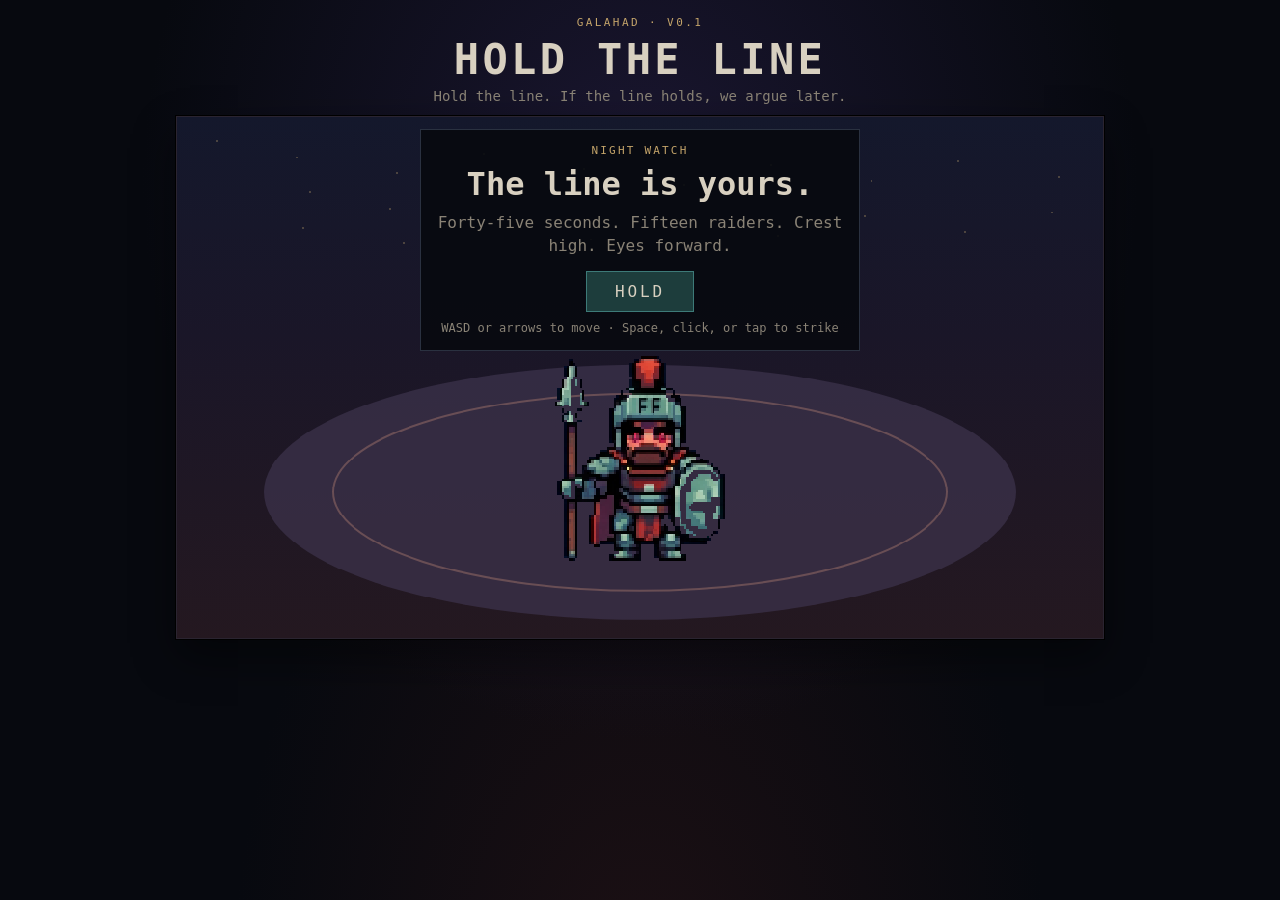
<file: index.html>
<!DOCTYPE html>
<html lang="en">
  <head>
    <meta charset="utf-8" />
    <meta name="viewport" content="width=device-width, initial-scale=1, viewport-fit=cover" />
    <title>Hold the Line — Galahad</title>
    <meta name="description" content="Hold the line. If the line holds, we argue later." />
    <link rel="icon" href="assets/roman_legionary/frames_96/idle_front.png" type="image/png" />
    <link rel="stylesheet" href="css/game.css" />
  </head>
  <body>
    <div id="app">
      <header class="mast">
        <p class="eyebrow">Galahad · v0.1</p>
        <h1>Hold the Line</h1>
        <p class="pitch">Hold the line. If the line holds, we argue later.</p>
      </header>

      <div id="stage">
        <canvas id="game" width="960" height="540" aria-label="Hold the Line arena"></canvas>

        <div id="hud" hidden>
          <div class="hud-block">
            <span class="label">Time</span>
            <span id="hud-time">0:45</span>
          </div>
          <div class="hud-block">
            <span class="label">Crest</span>
            <span id="hud-hp" aria-label="Hit points"></span>
          </div>
          <div class="hud-block">
            <span class="label">Down</span>
            <span id="hud-kills">0</span>
          </div>
        </div>

        <div id="overlay" class="panel">
          <p class="panel-kicker" id="overlay-kicker">Night watch</p>
          <h2 id="overlay-title">The line is yours.</h2>
          <p class="panel-body" id="overlay-body">
            Forty-five seconds. Fifteen raiders. Crest high. Eyes forward.
          </p>
          <p class="panel-score" id="overlay-score" hidden></p>
          <button type="button" id="start-btn">Hold</button>
          <p class="controls-hint">
            WASD or arrows to move · Space, click, or tap to strike
          </p>
        </div>
      </div>

      <div id="pad" hidden>
        <div class="dpad" aria-label="Move">
          <button type="button" data-dir="up" aria-label="Up">▲</button>
          <div class="dpad-mid">
            <button type="button" data-dir="left" aria-label="Left">◀</button>
            <button type="button" data-dir="right" aria-label="Right">▶</button>
          </div>
          <button type="button" data-dir="down" aria-label="Down">▼</button>
        </div>
        <button type="button" id="atk-btn" aria-label="Strike">Strike</button>
      </div>
    </div>
    <script type="module" src="js/game.js"></script>
  </body>
</html>
</file>
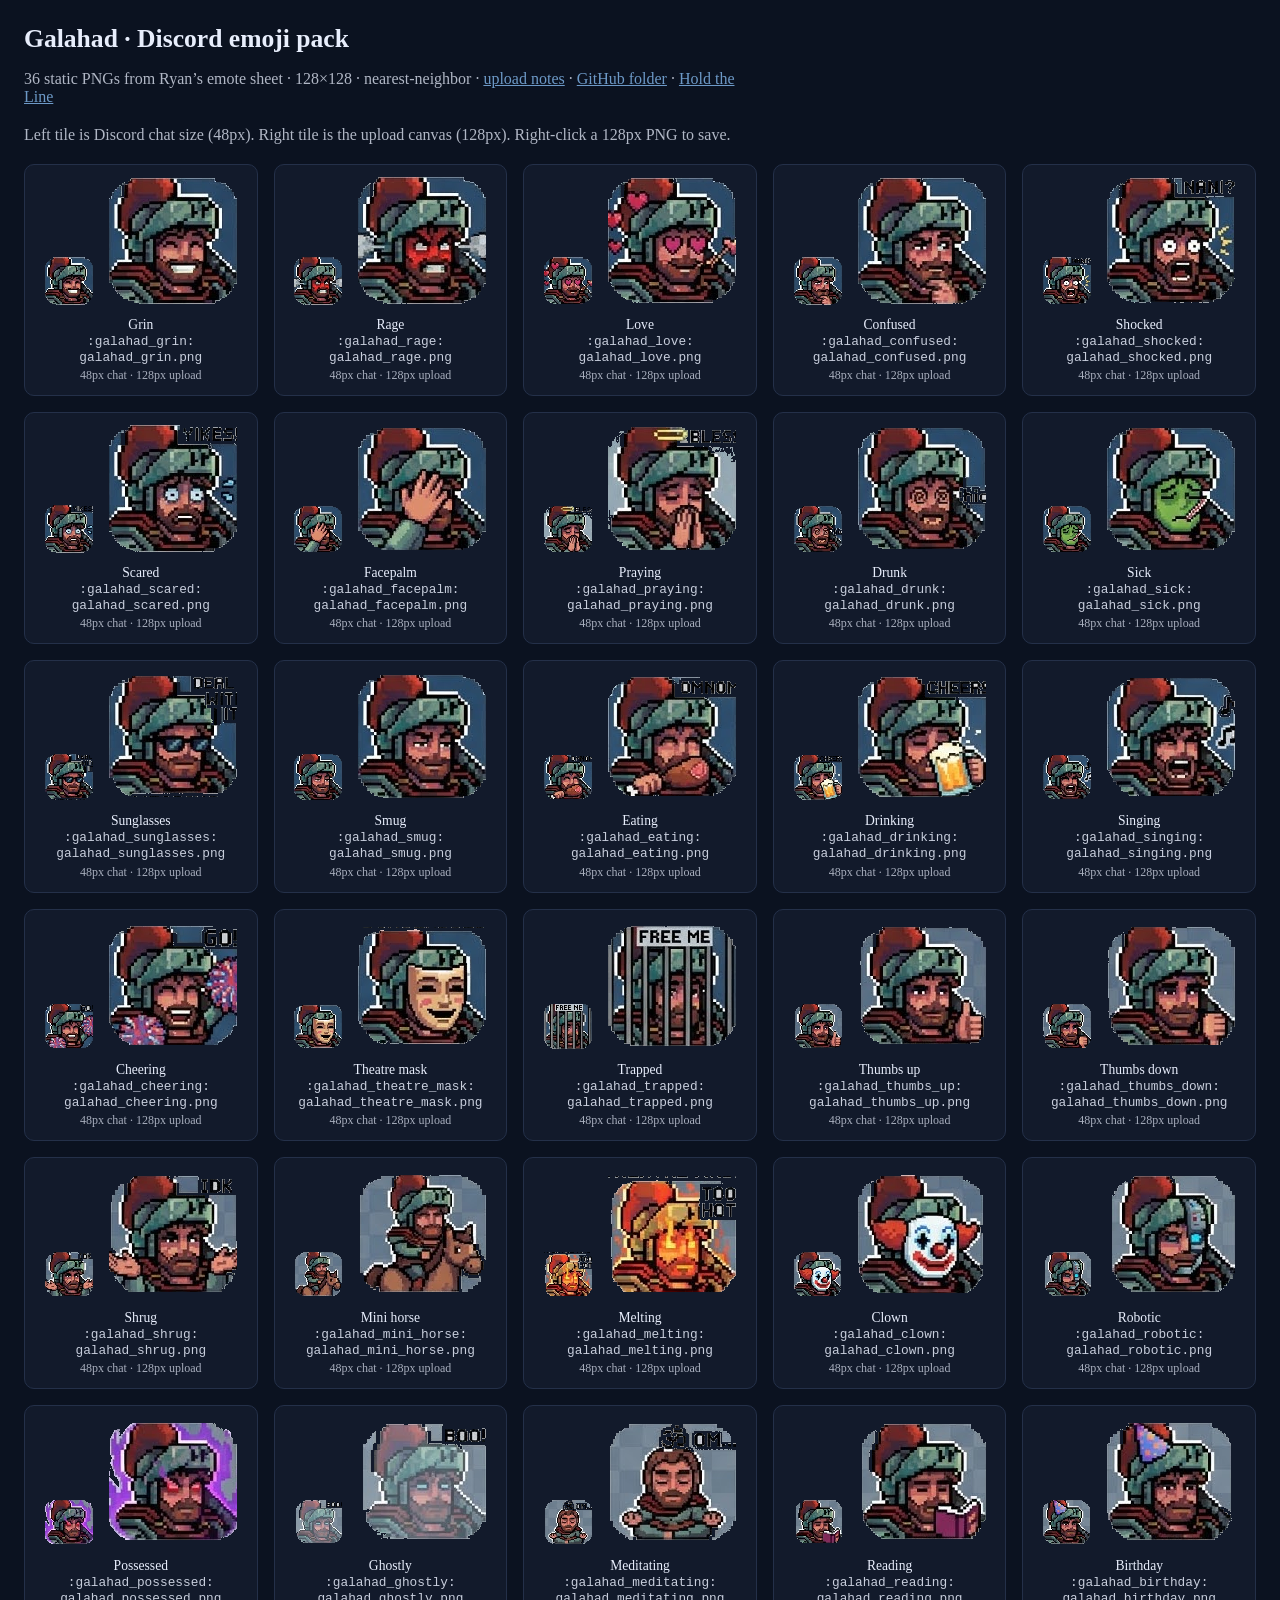
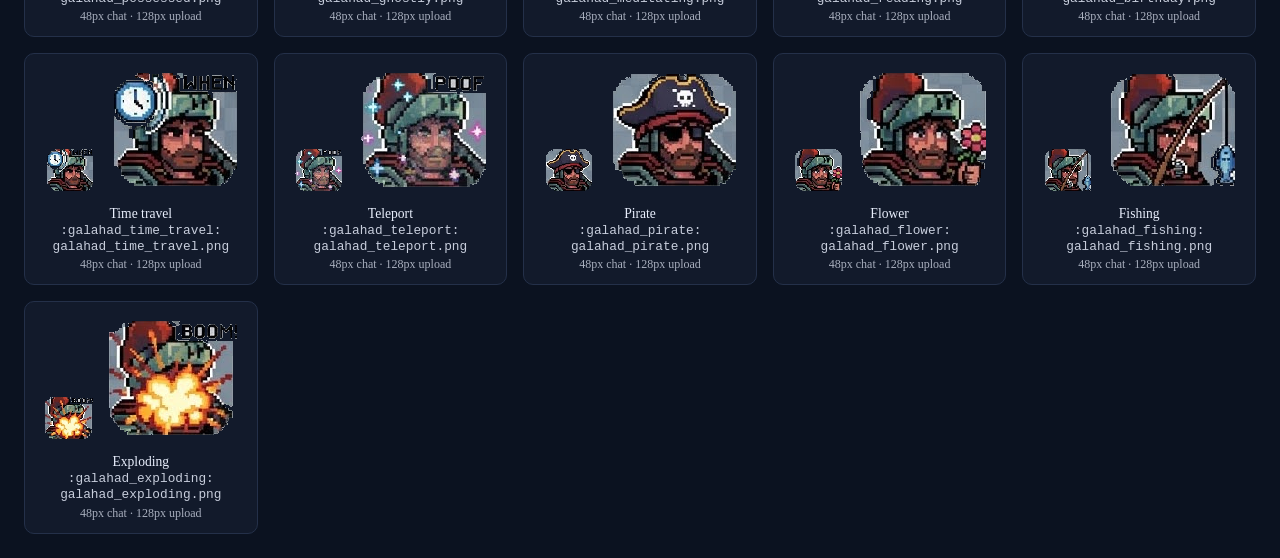
<file: assets/discord-emojis/index.html>
<!DOCTYPE html>
<html lang="en">
<head>
  <meta charset="utf-8" />
  <meta name="viewport" content="width=device-width, initial-scale=1" />
  <title>Galahad Discord emojis</title>
  <style>
    :root { color-scheme: dark; }
    body {
      margin: 0;
      font-family: Georgia, "Times New Roman", serif;
      background: #0b1220;
      color: #e8eefc;
      padding: 1.5rem;
    }
    h1 { font-size: 1.6rem; margin: 0 0 0.25rem; }
    .sub { opacity: 0.75; margin-bottom: 1.25rem; max-width: 46rem; }
    .grid {
      display: grid;
      grid-template-columns: repeat(auto-fill, minmax(200px, 1fr));
      gap: 1rem;
    }
    figure {
      margin: 0;
      background: #121a2b;
      border: 1px solid #243049;
      border-radius: 10px;
      padding: 0.75rem;
      text-align: center;
    }
    .views {
      display: flex;
      align-items: flex-end;
      justify-content: center;
      gap: 1rem;
      min-height: 128px;
    }
    img { image-rendering: pixelated; image-rendering: crisp-edges; }
    .chat { width: 48px; height: 48px; }
    .full { width: 128px; height: 128px; }
    figcaption { margin-top: 0.5rem; font-size: 0.85rem; }
    .sizes { font-size: 0.75rem; opacity: 0.7; margin-top: 0.2rem; }
    a { color: #8ec7ff; }
    code { font-size: 0.8rem; opacity: 0.85; }
  </style>
</head>
<body>
  <h1>Galahad · Discord emoji pack</h1>
  <p class="sub">
    36 static PNGs from Ryan’s emote sheet · 128×128 · nearest-neighbor ·
    <a href="README.md">upload notes</a> ·
    <a href="https://github.com/Animayer/Galahad/tree/main/assets/discord-emojis">GitHub folder</a> ·
    <a href="../../">Hold the Line</a>
  </p>
  <p class="sub">Left tile is Discord chat size (48px). Right tile is the upload canvas (128px). Right-click a 128px PNG to save.</p>
  <div class="grid" id="grid"></div>
  <script>
    const beats = [
      ["galahad_grin.png", "Grin", ":galahad_grin:"],
      ["galahad_rage.png", "Rage", ":galahad_rage:"],
      ["galahad_love.png", "Love", ":galahad_love:"],
      ["galahad_confused.png", "Confused", ":galahad_confused:"],
      ["galahad_shocked.png", "Shocked", ":galahad_shocked:"],
      ["galahad_scared.png", "Scared", ":galahad_scared:"],
      ["galahad_facepalm.png", "Facepalm", ":galahad_facepalm:"],
      ["galahad_praying.png", "Praying", ":galahad_praying:"],
      ["galahad_drunk.png", "Drunk", ":galahad_drunk:"],
      ["galahad_sick.png", "Sick", ":galahad_sick:"],
      ["galahad_sunglasses.png", "Sunglasses", ":galahad_sunglasses:"],
      ["galahad_smug.png", "Smug", ":galahad_smug:"],
      ["galahad_eating.png", "Eating", ":galahad_eating:"],
      ["galahad_drinking.png", "Drinking", ":galahad_drinking:"],
      ["galahad_singing.png", "Singing", ":galahad_singing:"],
      ["galahad_cheering.png", "Cheering", ":galahad_cheering:"],
      ["galahad_theatre_mask.png", "Theatre mask", ":galahad_theatre_mask:"],
      ["galahad_trapped.png", "Trapped", ":galahad_trapped:"],
      ["galahad_thumbs_up.png", "Thumbs up", ":galahad_thumbs_up:"],
      ["galahad_thumbs_down.png", "Thumbs down", ":galahad_thumbs_down:"],
      ["galahad_shrug.png", "Shrug", ":galahad_shrug:"],
      ["galahad_mini_horse.png", "Mini horse", ":galahad_mini_horse:"],
      ["galahad_melting.png", "Melting", ":galahad_melting:"],
      ["galahad_clown.png", "Clown", ":galahad_clown:"],
      ["galahad_robotic.png", "Robotic", ":galahad_robotic:"],
      ["galahad_possessed.png", "Possessed", ":galahad_possessed:"],
      ["galahad_ghostly.png", "Ghostly", ":galahad_ghostly:"],
      ["galahad_meditating.png", "Meditating", ":galahad_meditating:"],
      ["galahad_reading.png", "Reading", ":galahad_reading:"],
      ["galahad_birthday.png", "Birthday", ":galahad_birthday:"],
      ["galahad_time_travel.png", "Time travel", ":galahad_time_travel:"],
      ["galahad_teleport.png", "Teleport", ":galahad_teleport:"],
      ["galahad_pirate.png", "Pirate", ":galahad_pirate:"],
      ["galahad_flower.png", "Flower", ":galahad_flower:"],
      ["galahad_fishing.png", "Fishing", ":galahad_fishing:"],
      ["galahad_exploding.png", "Exploding", ":galahad_exploding:"],
    ];
    const grid = document.getElementById("grid");
    for (const [file, label, shortcode] of beats) {
      const fig = document.createElement("figure");
      fig.innerHTML = `
        <div class="views">
          <a href="${file}"><img class="chat" src="${file}" alt="${label} at 48px" width="48" height="48" /></a>
          <a href="${file}"><img class="full" src="${file}" alt="${label}" width="128" height="128" /></a>
        </div>
        <figcaption>${label}<br /><code>${shortcode}</code><br /><code>${file}</code></figcaption>
        <div class="sizes">48px chat · 128px upload</div>`;
      grid.appendChild(fig);
    }
  </script>
</body>
</html>
</file>
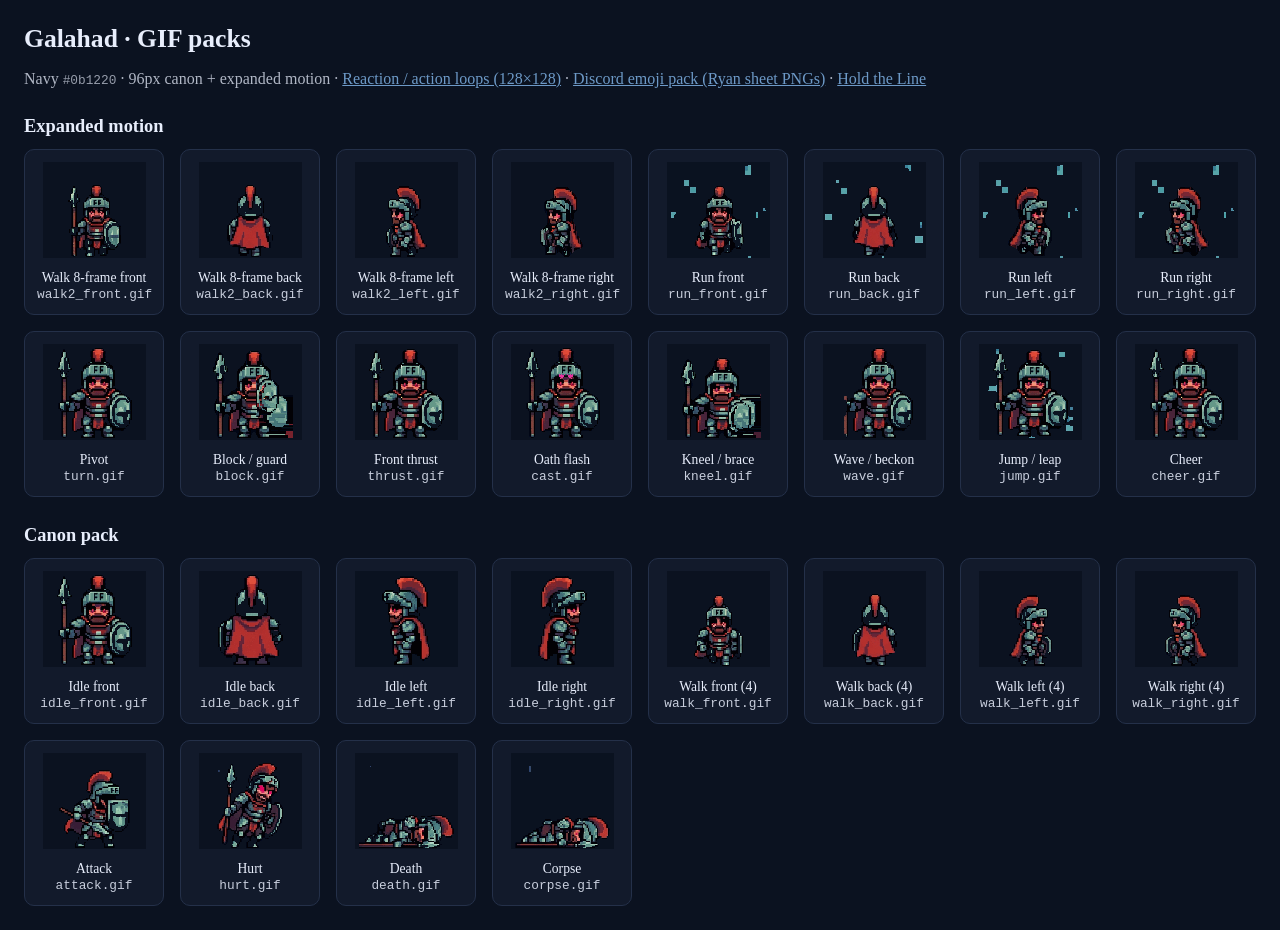
<file: assets/gifs/index.html>
<!DOCTYPE html>
<html lang="en">
<head>
  <meta charset="utf-8" />
  <meta name="viewport" content="width=device-width, initial-scale=1" />
  <title>Galahad GIF packs</title>
  <style>
    :root { color-scheme: dark; }
    body {
      margin: 0; font-family: Georgia, "Times New Roman", serif;
      background: #0b1220; color: #e8eefc; padding: 1.5rem;
    }
    h1 { font-size: 1.6rem; margin: 0 0 0.25rem; }
    h2 { font-size: 1.15rem; margin: 1.75rem 0 0.75rem; }
    .sub { opacity: 0.75; margin-bottom: 1.25rem; }
    .grid {
      display: grid;
      grid-template-columns: repeat(auto-fill, minmax(140px, 1fr));
      gap: 1rem;
    }
    figure {
      margin: 0; background: #121a2b; border: 1px solid #243049;
      border-radius: 10px; padding: 0.75rem; text-align: center;
    }
    img { image-rendering: pixelated; image-rendering: crisp-edges; }
    figcaption { margin-top: 0.5rem; font-size: 0.85rem; }
    a { color: #8ec7ff; }
    code { font-size: 0.8rem; opacity: 0.85; }
  </style>
</head>
<body>
  <h1>Galahad · GIF packs</h1>
  <p class="sub">
    Navy <code>#0b1220</code> · 96px canon + expanded motion ·
    <a href="reactions/">Reaction / action loops (128×128)</a> ·
    <a href="../discord-emojis/">Discord emoji pack (Ryan sheet PNGs)</a> ·
    <a href="../../">Hold the Line</a>
  </p>

  <h2>Expanded motion</h2>
  <div class="grid" id="expanded"></div>
  <h2>Canon pack</h2>
  <div class="grid" id="canon"></div>
  <script>
    const expanded = [
      ["walk2_front.gif", "Walk 8-frame front"],
      ["walk2_back.gif", "Walk 8-frame back"],
      ["walk2_left.gif", "Walk 8-frame left"],
      ["walk2_right.gif", "Walk 8-frame right"],
      ["run_front.gif", "Run front"],
      ["run_back.gif", "Run back"],
      ["run_left.gif", "Run left"],
      ["run_right.gif", "Run right"],
      ["turn.gif", "Pivot"],
      ["block.gif", "Block / guard"],
      ["thrust.gif", "Front thrust"],
      ["cast.gif", "Oath flash"],
      ["kneel.gif", "Kneel / brace"],
      ["wave.gif", "Wave / beckon"],
      ["jump.gif", "Jump / leap"],
      ["cheer.gif", "Cheer"],
    ];
    const canon = [
      ["idle_front.gif", "Idle front"],
      ["idle_back.gif", "Idle back"],
      ["idle_left.gif", "Idle left"],
      ["idle_right.gif", "Idle right"],
      ["walk_front.gif", "Walk front (4)"],
      ["walk_back.gif", "Walk back (4)"],
      ["walk_left.gif", "Walk left (4)"],
      ["walk_right.gif", "Walk right (4)"],
      ["attack.gif", "Attack"],
      ["hurt.gif", "Hurt"],
      ["death.gif", "Death"],
      ["corpse.gif", "Corpse"],
    ];
    function fill(id, items) {
      const grid = document.getElementById(id);
      for (const [file, label] of items) {
        const fig = document.createElement("figure");
        fig.innerHTML = `<a href="${file}"><img src="${file}" alt="${label}" width="103" height="96" /></a>
          <figcaption>${label}<br /><code>${file}</code></figcaption>`;
        grid.appendChild(fig);
      }
    }
    fill("expanded", expanded);
    fill("canon", canon);
  </script>
</body>
</html>
</file>
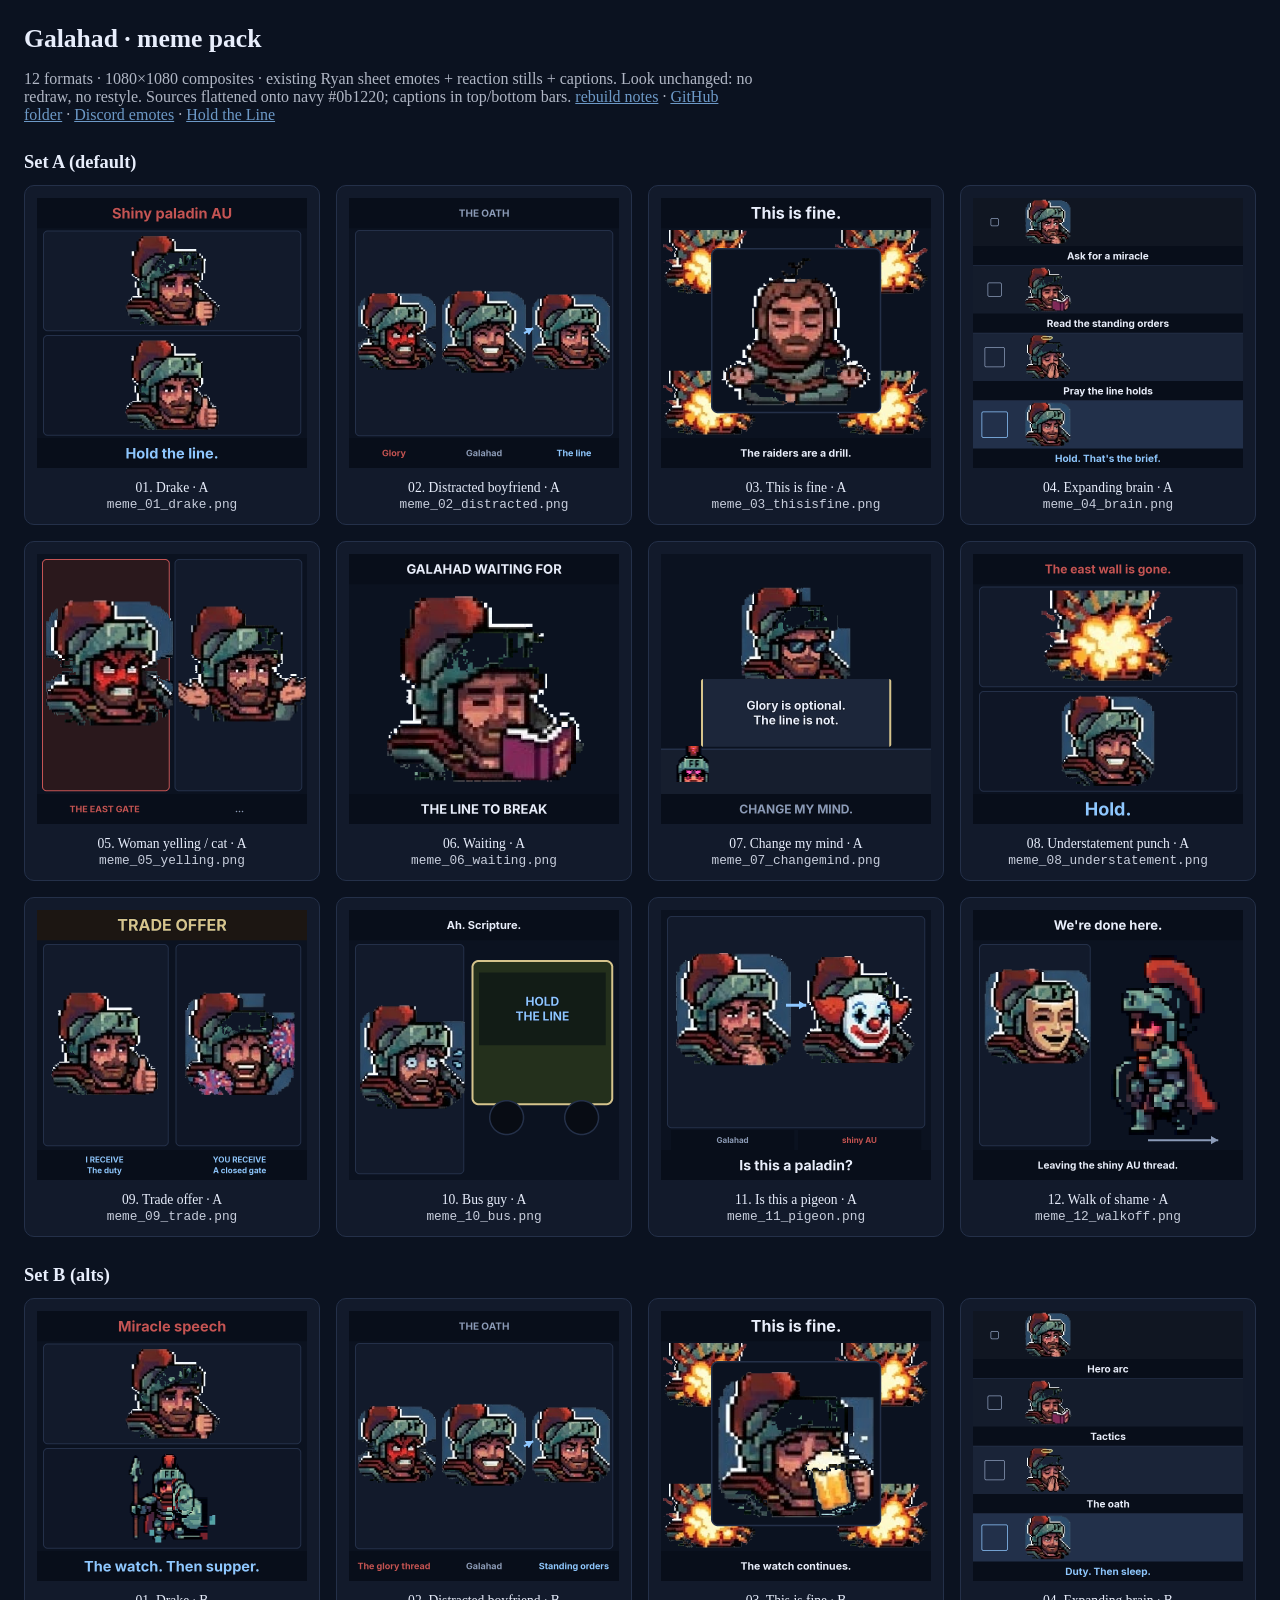
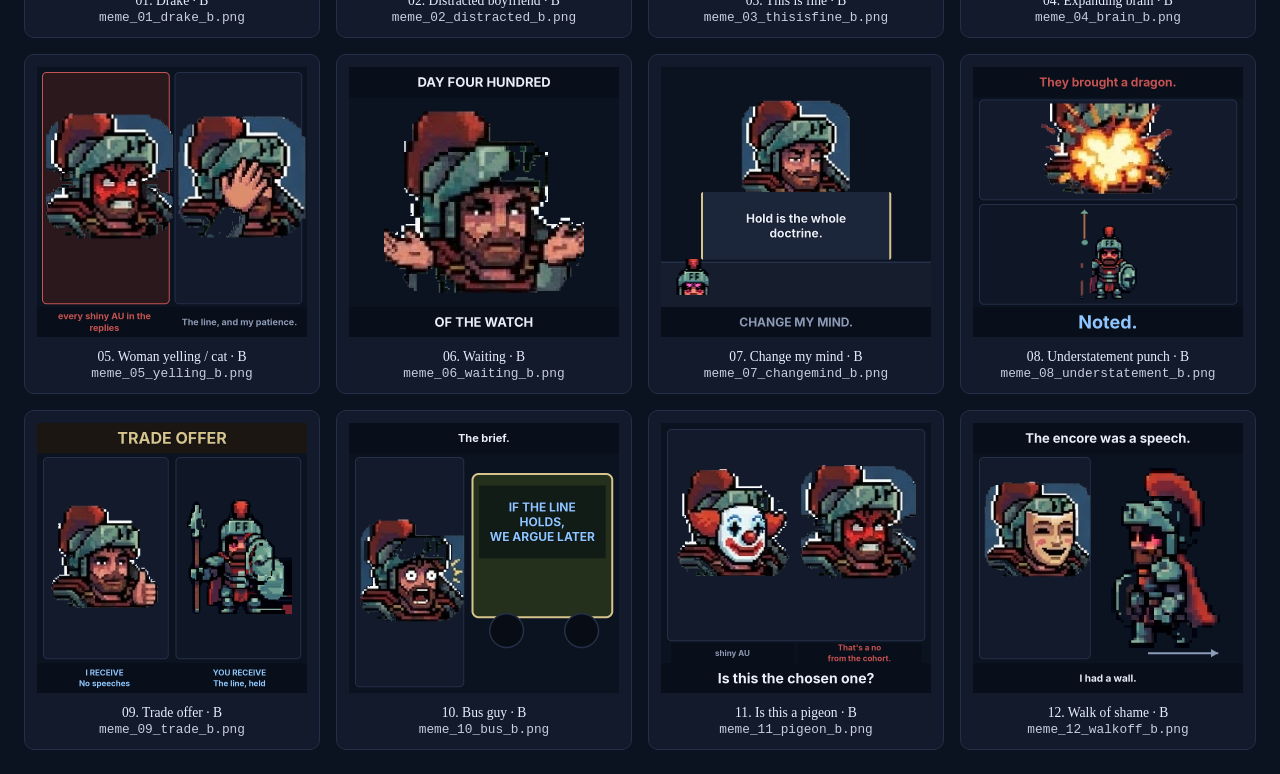
<file: assets/memes/index.html>
<!DOCTYPE html>
<html lang="en">
<head>
  <meta charset="utf-8" />
  <meta name="viewport" content="width=device-width, initial-scale=1" />
  <title>Galahad meme pack</title>
  <style>
    :root { color-scheme: dark; }
    body {
      margin: 0;
      font-family: Georgia, "Times New Roman", serif;
      background: #0b1220;
      color: #e8eefc;
      padding: 1.5rem;
    }
    h1 { font-size: 1.6rem; margin: 0 0 0.25rem; }
    h2 { font-size: 1.15rem; margin: 1.75rem 0 0.75rem; }
    .sub { opacity: 0.75; margin-bottom: 1.25rem; max-width: 46rem; }
    .grid {
      display: grid;
      grid-template-columns: repeat(auto-fill, minmax(280px, 1fr));
      gap: 1rem;
    }
    figure {
      margin: 0;
      background: #121a2b;
      border: 1px solid #243049;
      border-radius: 10px;
      padding: 0.75rem;
      text-align: center;
    }
    img { width: 100%; height: auto; background: #0b1220; }
    figcaption { margin-top: 0.5rem; font-size: 0.85rem; }
    a { color: #8ec7ff; }
    code { font-size: 0.8rem; opacity: 0.85; }
  </style>
</head>
<body>
  <h1>Galahad · meme pack</h1>
  <p class="sub">
    12 formats · 1080×1080 composites · existing Ryan sheet emotes + reaction stills + captions.
    Look unchanged: no redraw, no restyle. Sources flattened onto navy #0b1220; captions in top/bottom bars.
    <a href="README.md">rebuild notes</a> ·
    <a href="https://github.com/Animayer/Galahad/tree/main/assets/memes">GitHub folder</a> ·
    <a href="../discord-emojis/">Discord emotes</a> ·
    <a href="../../">Hold the Line</a>
  </p>
  <h2>Set A (default)</h2>
  <div class="grid">
    <figure>
  <a href="meme_01_drake.png"><img src="meme_01_drake.png" alt="01. Drake · A" width="540" height="540" /></a>
  <figcaption>01. Drake · A<br /><code>meme_01_drake.png</code></figcaption>
</figure><figure>
  <a href="meme_02_distracted.png"><img src="meme_02_distracted.png" alt="02. Distracted boyfriend · A" width="540" height="540" /></a>
  <figcaption>02. Distracted boyfriend · A<br /><code>meme_02_distracted.png</code></figcaption>
</figure><figure>
  <a href="meme_03_thisisfine.png"><img src="meme_03_thisisfine.png" alt="03. This is fine · A" width="540" height="540" /></a>
  <figcaption>03. This is fine · A<br /><code>meme_03_thisisfine.png</code></figcaption>
</figure><figure>
  <a href="meme_04_brain.png"><img src="meme_04_brain.png" alt="04. Expanding brain · A" width="540" height="540" /></a>
  <figcaption>04. Expanding brain · A<br /><code>meme_04_brain.png</code></figcaption>
</figure><figure>
  <a href="meme_05_yelling.png"><img src="meme_05_yelling.png" alt="05. Woman yelling / cat · A" width="540" height="540" /></a>
  <figcaption>05. Woman yelling / cat · A<br /><code>meme_05_yelling.png</code></figcaption>
</figure><figure>
  <a href="meme_06_waiting.png"><img src="meme_06_waiting.png" alt="06. Waiting · A" width="540" height="540" /></a>
  <figcaption>06. Waiting · A<br /><code>meme_06_waiting.png</code></figcaption>
</figure><figure>
  <a href="meme_07_changemind.png"><img src="meme_07_changemind.png" alt="07. Change my mind · A" width="540" height="540" /></a>
  <figcaption>07. Change my mind · A<br /><code>meme_07_changemind.png</code></figcaption>
</figure><figure>
  <a href="meme_08_understatement.png"><img src="meme_08_understatement.png" alt="08. Understatement punch · A" width="540" height="540" /></a>
  <figcaption>08. Understatement punch · A<br /><code>meme_08_understatement.png</code></figcaption>
</figure><figure>
  <a href="meme_09_trade.png"><img src="meme_09_trade.png" alt="09. Trade offer · A" width="540" height="540" /></a>
  <figcaption>09. Trade offer · A<br /><code>meme_09_trade.png</code></figcaption>
</figure><figure>
  <a href="meme_10_bus.png"><img src="meme_10_bus.png" alt="10. Bus guy · A" width="540" height="540" /></a>
  <figcaption>10. Bus guy · A<br /><code>meme_10_bus.png</code></figcaption>
</figure><figure>
  <a href="meme_11_pigeon.png"><img src="meme_11_pigeon.png" alt="11. Is this a pigeon · A" width="540" height="540" /></a>
  <figcaption>11. Is this a pigeon · A<br /><code>meme_11_pigeon.png</code></figcaption>
</figure><figure>
  <a href="meme_12_walkoff.png"><img src="meme_12_walkoff.png" alt="12. Walk of shame · A" width="540" height="540" /></a>
  <figcaption>12. Walk of shame · A<br /><code>meme_12_walkoff.png</code></figcaption>
</figure>
  </div>
  <h2>Set B (alts)</h2>
  <div class="grid">
    <figure>
  <a href="meme_01_drake_b.png"><img src="meme_01_drake_b.png" alt="01. Drake · B" width="540" height="540" /></a>
  <figcaption>01. Drake · B<br /><code>meme_01_drake_b.png</code></figcaption>
</figure><figure>
  <a href="meme_02_distracted_b.png"><img src="meme_02_distracted_b.png" alt="02. Distracted boyfriend · B" width="540" height="540" /></a>
  <figcaption>02. Distracted boyfriend · B<br /><code>meme_02_distracted_b.png</code></figcaption>
</figure><figure>
  <a href="meme_03_thisisfine_b.png"><img src="meme_03_thisisfine_b.png" alt="03. This is fine · B" width="540" height="540" /></a>
  <figcaption>03. This is fine · B<br /><code>meme_03_thisisfine_b.png</code></figcaption>
</figure><figure>
  <a href="meme_04_brain_b.png"><img src="meme_04_brain_b.png" alt="04. Expanding brain · B" width="540" height="540" /></a>
  <figcaption>04. Expanding brain · B<br /><code>meme_04_brain_b.png</code></figcaption>
</figure><figure>
  <a href="meme_05_yelling_b.png"><img src="meme_05_yelling_b.png" alt="05. Woman yelling / cat · B" width="540" height="540" /></a>
  <figcaption>05. Woman yelling / cat · B<br /><code>meme_05_yelling_b.png</code></figcaption>
</figure><figure>
  <a href="meme_06_waiting_b.png"><img src="meme_06_waiting_b.png" alt="06. Waiting · B" width="540" height="540" /></a>
  <figcaption>06. Waiting · B<br /><code>meme_06_waiting_b.png</code></figcaption>
</figure><figure>
  <a href="meme_07_changemind_b.png"><img src="meme_07_changemind_b.png" alt="07. Change my mind · B" width="540" height="540" /></a>
  <figcaption>07. Change my mind · B<br /><code>meme_07_changemind_b.png</code></figcaption>
</figure><figure>
  <a href="meme_08_understatement_b.png"><img src="meme_08_understatement_b.png" alt="08. Understatement punch · B" width="540" height="540" /></a>
  <figcaption>08. Understatement punch · B<br /><code>meme_08_understatement_b.png</code></figcaption>
</figure><figure>
  <a href="meme_09_trade_b.png"><img src="meme_09_trade_b.png" alt="09. Trade offer · B" width="540" height="540" /></a>
  <figcaption>09. Trade offer · B<br /><code>meme_09_trade_b.png</code></figcaption>
</figure><figure>
  <a href="meme_10_bus_b.png"><img src="meme_10_bus_b.png" alt="10. Bus guy · B" width="540" height="540" /></a>
  <figcaption>10. Bus guy · B<br /><code>meme_10_bus_b.png</code></figcaption>
</figure><figure>
  <a href="meme_11_pigeon_b.png"><img src="meme_11_pigeon_b.png" alt="11. Is this a pigeon · B" width="540" height="540" /></a>
  <figcaption>11. Is this a pigeon · B<br /><code>meme_11_pigeon_b.png</code></figcaption>
</figure><figure>
  <a href="meme_12_walkoff_b.png"><img src="meme_12_walkoff_b.png" alt="12. Walk of shame · B" width="540" height="540" /></a>
  <figcaption>12. Walk of shame · B<br /><code>meme_12_walkoff_b.png</code></figcaption>
</figure>
  </div>
</body>
</html>
</file>
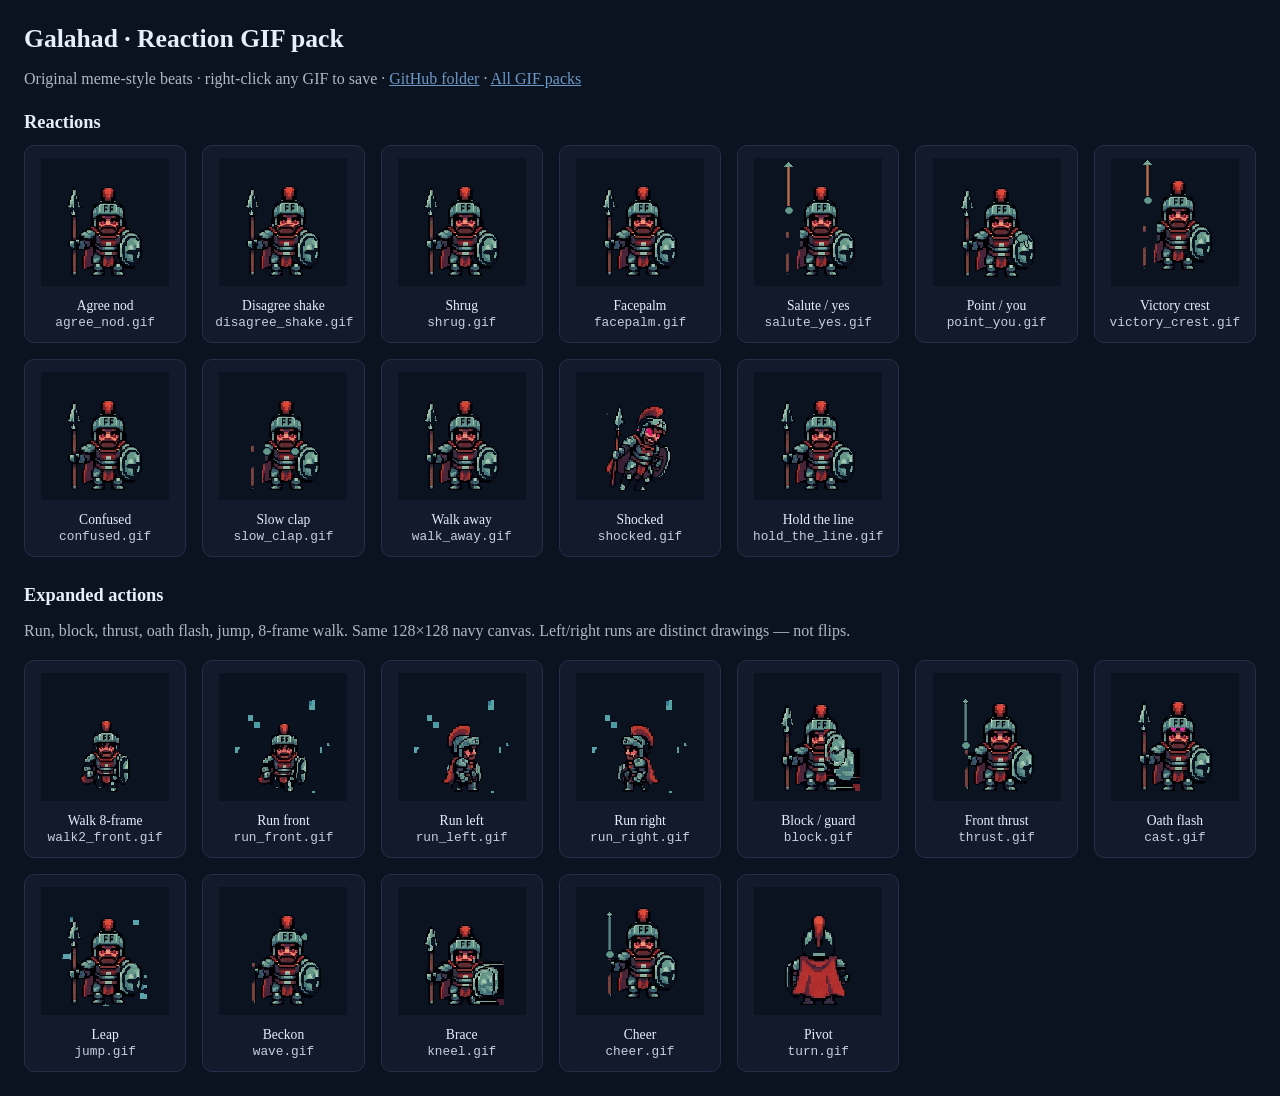
<file: assets/gifs/reactions/index.html>
<!DOCTYPE html>
<html lang="en">
<head>
  <meta charset="utf-8" />
  <meta name="viewport" content="width=device-width, initial-scale=1" />
  <title>Galahad Reaction GIFs</title>
  <style>
    :root { color-scheme: dark; }
    body {
      margin: 0; font-family: Georgia, "Times New Roman", serif;
      background: #0b1220; color: #e8eefc;
      padding: 1.5rem;
    }
    h1 { font-size: 1.6rem; margin: 0 0 0.25rem; }
    .sub { opacity: 0.75; margin-bottom: 1.25rem; }
    .grid {
      display: grid;
      grid-template-columns: repeat(auto-fill, minmax(160px, 1fr));
      gap: 1rem;
    }
    figure {
      margin: 0; background: #121a2b; border: 1px solid #243049;
      border-radius: 10px; padding: 0.75rem; text-align: center;
    }
    img { width: 128px; height: 128px; image-rendering: pixelated; }
    figcaption { margin-top: 0.5rem; font-size: 0.85rem; }
    a { color: #8ec7ff; }
    code { font-size: 0.8rem; opacity: 0.85; }
  </style>
</head>
<body>
  <h1>Galahad · Reaction GIF pack</h1>
  <p class="sub">Original meme-style beats · right-click any GIF to save · <a href="https://github.com/Animayer/Galahad/tree/main/assets/gifs/reactions">GitHub folder</a> · <a href="../">All GIF packs</a></p>
  <h2 style="font-size:1.15rem;margin:1.5rem 0 0.75rem;">Reactions</h2>
  <div class="grid" id="grid"></div>
  <h2 style="font-size:1.15rem;margin:1.75rem 0 0.75rem;">Expanded actions</h2>
  <p class="sub">Run, block, thrust, oath flash, jump, 8-frame walk. Same 128×128 navy canvas. Left/right runs are distinct drawings — not flips.</p>
  <div class="grid" id="actions"></div>
  <script>
    const beats = [
      ["agree_nod.gif", "Agree nod"],
      ["disagree_shake.gif", "Disagree shake"],
      ["shrug.gif", "Shrug"],
      ["facepalm.gif", "Facepalm"],
      ["salute_yes.gif", "Salute / yes"],
      ["point_you.gif", "Point / you"],
      ["victory_crest.gif", "Victory crest"],
      ["confused.gif", "Confused"],
      ["slow_clap.gif", "Slow clap"],
      ["walk_away.gif", "Walk away"],
      ["shocked.gif", "Shocked"],
      ["hold_the_line.gif", "Hold the line"],
    ];
    const actions = [
      ["walk2_front.gif", "Walk 8-frame"],
      ["run_front.gif", "Run front"],
      ["run_left.gif", "Run left"],
      ["run_right.gif", "Run right"],
      ["block.gif", "Block / guard"],
      ["thrust.gif", "Front thrust"],
      ["cast.gif", "Oath flash"],
      ["jump.gif", "Leap"],
      ["wave.gif", "Beckon"],
      ["kneel.gif", "Brace"],
      ["cheer.gif", "Cheer"],
      ["turn.gif", "Pivot"],
    ];
    function fill(id, items) {
      const grid = document.getElementById(id);
      for (const [file, label] of items) {
        const fig = document.createElement("figure");
        fig.innerHTML = `<a href="${file}"><img src="${file}" alt="${label}" width="128" height="128" /></a>
          <figcaption>${label}<br /><code>${file}</code></figcaption>`;
        grid.appendChild(fig);
      }
    }
    fill("grid", beats);
    fill("actions", actions);
  </script>
</body>
</html>
</file>
<file: css/game.css>
:root {
  --ink: #d8d0c0;
  --muted: #8a8376;
  --teal: #3d7a78;
  --teal-dim: #1d3d3c;
  --blood: #9b2c2c;
  --night: #07090f;
  --panel: #10141d;
  --line: #2a2430;
  --gold: #c4a46a;
  font-family: "IBM Plex Mono", ui-monospace, SFMono-Regular, Menlo, Consolas, monospace;
}

* {
  box-sizing: border-box;
}

html,
body {
  margin: 0;
  min-height: 100%;
  background:
    radial-gradient(ellipse at 50% 20%, #1a1630 0%, transparent 55%),
    radial-gradient(ellipse at 50% 110%, #1c1014 0%, transparent 45%),
    var(--night);
  color: var(--ink);
}

body {
  min-height: 100dvh;
  display: flex;
  justify-content: center;
}

#app {
  width: min(960px, 100%);
  padding: 16px 16px 24px;
  display: flex;
  flex-direction: column;
  gap: 12px;
}

.mast {
  text-align: center;
}

.eyebrow {
  margin: 0;
  letter-spacing: 0.22em;
  text-transform: uppercase;
  font-size: 11px;
  color: var(--gold);
}

.mast h1 {
  margin: 6px 0 4px;
  font-weight: 700;
  letter-spacing: 0.08em;
  text-transform: uppercase;
  font-size: clamp(28px, 5vw, 42px);
}

.pitch {
  margin: 0;
  color: var(--muted);
  font-size: 14px;
}

#stage {
  position: relative;
  border: 1px solid var(--line);
  background: #0b0d14;
  box-shadow: 0 0 0 1px #000, 0 18px 40px rgba(0, 0, 0, 0.45);
  overflow: hidden;
}

#game {
  display: block;
  width: 100%;
  height: auto;
  image-rendering: pixelated;
  image-rendering: crisp-edges;
  touch-action: none;
  cursor: crosshair;
}

#hud {
  position: absolute;
  inset: 10px 10px auto;
  display: flex;
  justify-content: space-between;
  gap: 8px;
  pointer-events: none;
}

.hud-block {
  background: rgba(7, 9, 15, 0.72);
  border: 1px solid #2a3140;
  padding: 6px 10px;
  min-width: 84px;
}

.hud-block .label {
  display: block;
  font-size: 10px;
  letter-spacing: 0.16em;
  text-transform: uppercase;
  color: var(--muted);
}

.hud-block span:last-child {
  font-size: 18px;
  color: var(--ink);
}

#hud-hp {
  color: var(--blood);
  letter-spacing: 0.08em;
}

.panel {
  position: absolute;
  left: 50%;
  top: 12px;
  transform: translateX(-50%);
  width: min(440px, calc(100% - 20px));
  display: flex;
  flex-direction: column;
  align-items: center;
  justify-content: center;
  gap: 8px;
  padding: 14px 16px 12px;
  text-align: center;
  background: rgba(7, 9, 15, 0.9);
  border: 1px solid #2a3140;
  pointer-events: none;
}

.panel button {
  pointer-events: auto;
}

.panel[hidden],
#hud[hidden],
#pad[hidden],
.panel-score[hidden] {
  display: none;
}

.panel-kicker {
  margin: 0;
  letter-spacing: 0.2em;
  text-transform: uppercase;
  font-size: 11px;
  color: var(--gold);
}

.panel h2 {
  margin: 0;
  font-size: clamp(22px, 4vw, 32px);
}

.panel-body,
.panel-score,
.controls-hint {
  margin: 0;
  max-width: 36rem;
  color: var(--muted);
  line-height: 1.45;
}

.panel-score {
  color: var(--ink);
  font-size: 16px;
}

#start-btn,
#atk-btn,
.dpad button {
  font: inherit;
  color: var(--ink);
  background: var(--teal-dim);
  border: 1px solid var(--teal);
  cursor: pointer;
}

#start-btn {
  margin-top: 6px;
  padding: 10px 28px;
  letter-spacing: 0.18em;
  text-transform: uppercase;
}

#start-btn:hover,
#atk-btn:hover,
.dpad button:hover {
  background: #2a5554;
}

#start-btn:focus-visible,
#atk-btn:focus-visible,
.dpad button:focus-visible {
  outline: 2px solid var(--gold);
  outline-offset: 2px;
}

#pad {
  display: flex;
  justify-content: space-between;
  align-items: flex-end;
  gap: 16px;
  padding: 4px 2px 0;
}

.dpad {
  display: grid;
  justify-items: center;
  gap: 4px;
}

.dpad-mid {
  display: flex;
  gap: 36px;
}

.dpad button,
#atk-btn {
  width: 56px;
  height: 56px;
  touch-action: none;
  user-select: none;
}

#atk-btn {
  width: 92px;
  letter-spacing: 0.12em;
  text-transform: uppercase;
}

.controls-hint {
  font-size: 12px;
}

@media (min-width: 720px) {
  #pad {
    display: none;
  }
}

@media (max-width: 719px) {
  #pad[hidden] {
    display: none;
  }

  #pad {
    display: flex;
  }
}
</file>
